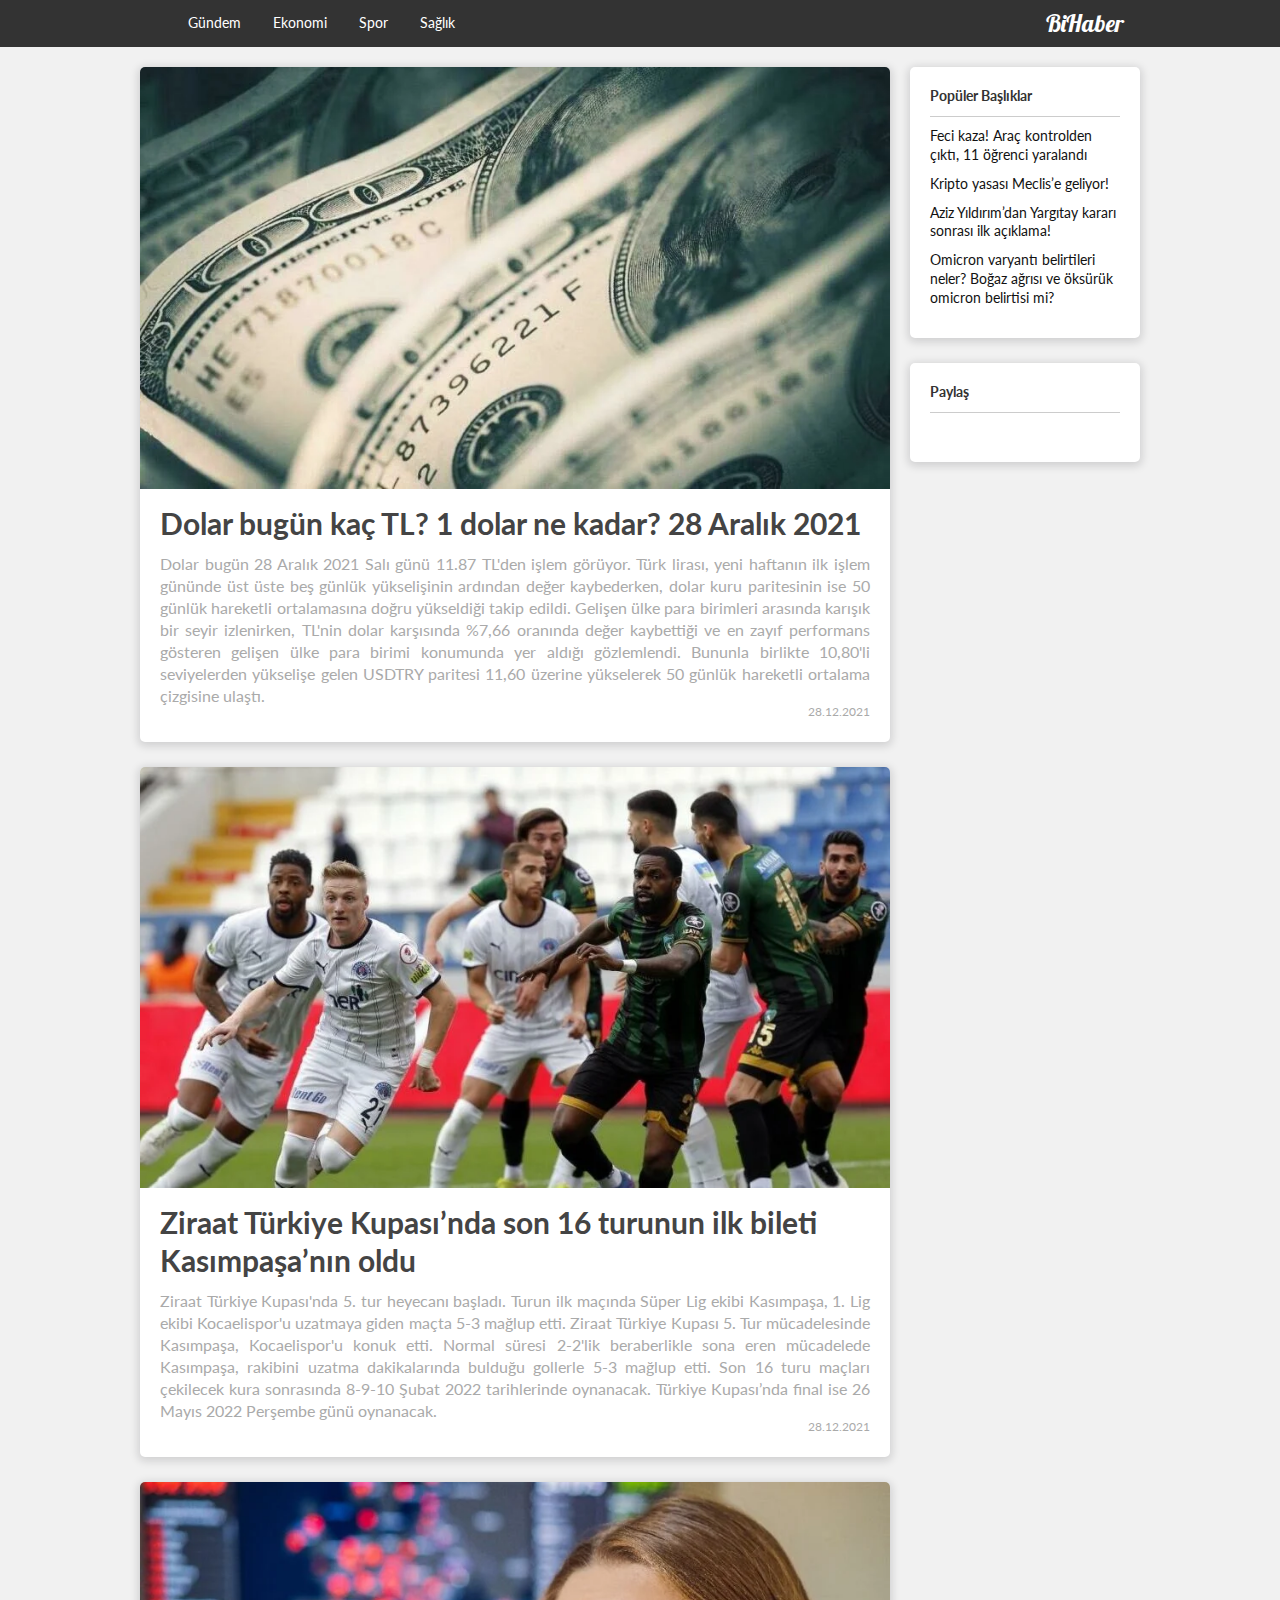
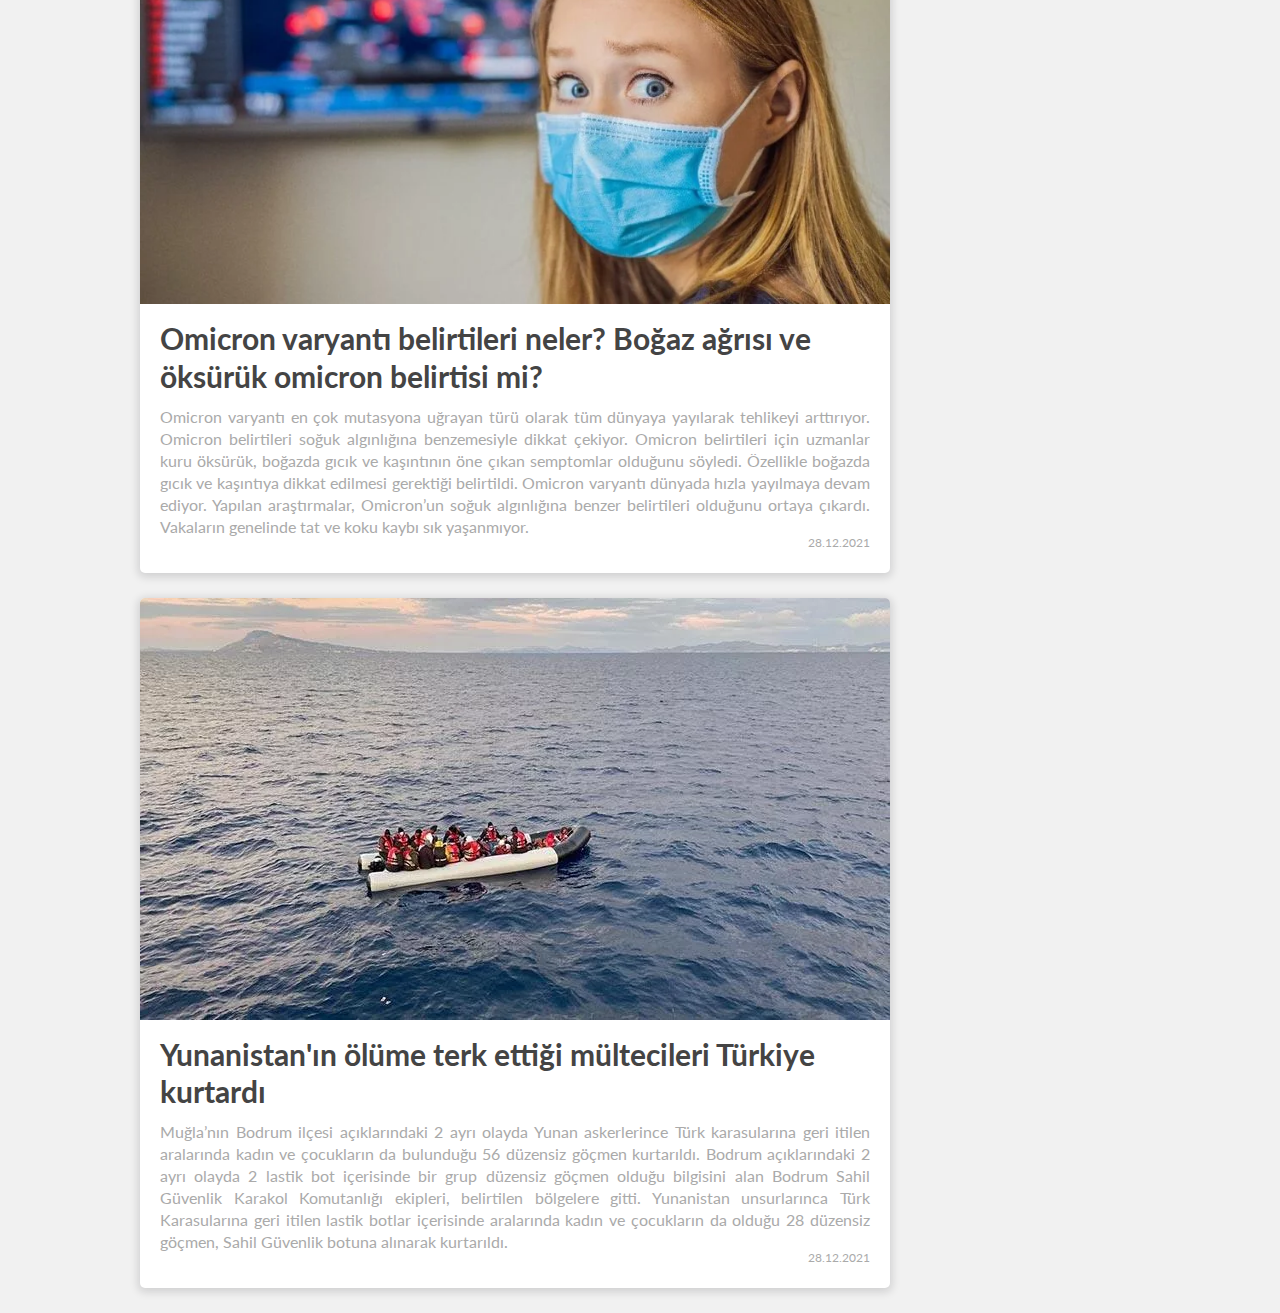
<file: index.html>
<!DOCTYPE html>
<html lang="en">
<head>
    <meta charset="UTF-8">
    <meta http-equiv="X-UA-Compatible" content="IE=edge">
    <meta name="viewport" content="width=device-width, initial-scale=1.0">
    <link rel="stylesheet" href="https://use.fontawesome.com/releases/v5.0.13/css/all.css" integrity="sha384-DNOHZ68U8hZfKXOrtjWvjxusGo9WQnrNx2sqG0tfsghAvtVlRW3tvkXWZh58N9jp" crossorigin="anonymous">
    <link rel="preconnect" href="https://fonts.googleapis.com">
    <link rel="preconnect" href="https://fonts.gstatic.com" crossorigin>
    <link href="https://fonts.googleapis.com/css2?family=Pushster&display=swap" rel="stylesheet">
    <link href="https://fonts.googleapis.com/css?family=Lato" rel="stylesheet">
    <link rel="stylesheet" href="style.css">
    <title>BiHaber</title>
</head>
<body>
    <div class="navbar">
        <div class="container">
            <ul>
                <li><a href="index.html"><i class="fas fa-home"></i></a></li>
                <li><a href="gundem.html">Gündem</a></li>
                <li><a href="ekonomi.html">Ekonomi</a></li>
				<li><a href="spor.html">Spor</a></li>
                <li><a href="saglik.html">Sağlık</a></li>
                <li style="float: right; font-family: 'Pushster', cursive; font-size: 24px;"><a href="index.html">BiHaber</a></li>
            </ul>
        </div>    
    </div>
    <div class="container">


        <div id="blog-post-container">

            <div class="blog-post box" id="blogpostmargin">
                <img src="img/img8.jpg" alt="">
                <div class="blog-post-body p20">
                    <h2 class="blog-title"> <a href=""> Dolar bugün kaç TL? 1 dolar ne kadar? 28 Aralık 2021</a></h2>
                <p class="date">28.12.2021</p>
                <p class="blog-text">
                    Dolar bugün 28 Aralık 2021 Salı günü 11.87 TL'den işlem görüyor. Türk lirası, yeni haftanın ilk işlem gününde üst üste beş günlük yükselişinin ardından değer kaybederken, dolar kuru paritesinin ise 50 günlük hareketli ortalamasına doğru yükseldiği takip edildi.
                    Gelişen ülke para birimleri arasında karışık bir seyir izlenirken, TL'nin dolar karşısında %7,66 oranında değer kaybettiği ve en zayıf performans gösteren gelişen ülke para birimi konumunda yer aldığı gözlemlendi. Bununla birlikte 10,80'li seviyelerden yükselişe gelen USDTRY paritesi 11,60 üzerine yükselerek 50 günlük hareketli ortalama çizgisine ulaştı.
                </p>
                </div>
            </div>
            <div class="blog-post box">
                <img src="img/img10.jpg" alt="">
                <div class="blog-post-body p20">
                    <h2 class="blog-title"> <a href=""> Ziraat Türkiye Kupası’nda son 16 turunun ilk bileti <br><br> Kasımpaşa’nın oldu </a></h2>
                <p class="date">28.12.2021</p>
                <p class="blog-text">
                    Ziraat Türkiye Kupası'nda 5. tur heyecanı başladı. Turun ilk maçında Süper Lig ekibi Kasımpaşa, 1. Lig ekibi Kocaelispor'u uzatmaya giden maçta 5-3 mağlup etti.
                    Ziraat Türkiye Kupası 5. Tur mücadelesinde Kasımpaşa, Kocaelispor'u konuk etti. Normal süresi 2-2'lik beraberlikle sona eren mücadelede Kasımpaşa, rakibini uzatma dakikalarında bulduğu gollerle 5-3 mağlup etti.
                    Son 16 turu maçları çekilecek kura sonrasında 8-9-10 Şubat 2022 tarihlerinde oynanacak. Türkiye Kupası’nda final ise 26 Mayıs 2022 Perşembe günü oynanacak.
                </p>
                </div>
                
            </div>
            <div class="blog-post box">
                <img src="img/img12.jpg" alt="">
                <div class="blog-post-body p20">
                    <h2 class="blog-title"> <a href="">Omicron varyantı belirtileri neler? Boğaz ağrısı ve <br><br> öksürük omicron belirtisi mi?</a></h2>
                <p class="date">28.12.2021</p>
                <p class="blog-text">
                    Omicron varyantı en çok mutasyona uğrayan türü olarak tüm dünyaya yayılarak tehlikeyi arttırıyor. Omicron belirtileri soğuk algınlığına benzemesiyle dikkat çekiyor. Omicron belirtileri için uzmanlar kuru öksürük, boğazda gıcık ve kaşıntının öne çıkan semptomlar olduğunu söyledi. Özellikle boğazda gıcık ve kaşıntıya dikkat edilmesi gerektiği belirtildi.
                    Omicron varyantı dünyada hızla yayılmaya devam ediyor. Yapılan araştırmalar, Omicron’un soğuk algınlığına benzer belirtileri olduğunu ortaya çıkardı. Vakaların genelinde tat ve koku kaybı sık yaşanmıyor.
                </p>
                </div>
                
            </div>
            <div class="blog-post box">
                <img src="img/img3.jpg" alt="">
                <div class="blog-post-body p20">
                    <h2 class="blog-title"> <a href=""> Yunanistan'ın ölüme terk ettiği mültecileri Türkiye <br><br> kurtardı</a></h2>
                <p class="date">28.12.2021</p>
                <p class="blog-text">
                    Muğla’nın Bodrum ilçesi açıklarındaki 2 ayrı olayda Yunan askerlerince Türk karasularına geri itilen aralarında kadın ve çocukların da bulunduğu 56 düzensiz göçmen kurtarıldı.
                    Bodrum açıklarındaki 2 ayrı olayda 2 lastik bot içerisinde bir grup düzensiz göçmen olduğu bilgisini alan Bodrum Sahil Güvenlik Karakol Komutanlığı ekipleri, belirtilen bölgelere gitti. Yunanistan unsurlarınca Türk Karasularına geri itilen lastik botlar içerisinde aralarında kadın ve çocukların da olduğu 28 düzensiz göçmen, Sahil Güvenlik botuna alınarak kurtarıldı.
                </p>
                </div>
                
            </div>
            
            
        </div>

        <div id="other-posts">

            <div id="inner-other-posts" class="box p20">

                <h4 class="header">Popüler Başlıklar</h4>

                <ul>
                    <li><i class="fas fa-angle-double-right"></i>
                        <a href="gundem.html"> Feci kaza! Araç kontrolden çıktı, 11 öğrenci yaralandı </a>
                    </li>
                    <li><i class="fas fa-angle-double-right"></i>
                        <a href="ekonomi.html"> Kripto yasası Meclis’e geliyor! </a>
                    </li>
                    <li><i class="fas fa-angle-double-right"></i>
                        <a href="spor.html"> Aziz Yıldırım’dan Yargıtay kararı sonrası ilk açıklama! </a>
                    </li>
                    <li><i class="fas fa-angle-double-right"></i>
                        <a href="saglik.html"> Omicron varyantı belirtileri neler? Boğaz ağrısı ve öksürük omicron belirtisi mi? </a>
                    </li>
                </ul>

            
            </div>
            
            <div id="share" class="box p20">

                <h4 class="header">Paylaş</h4>

                <a href="https://www.facebook.com/">
                    <i class="fab fa-facebook-square fa-2x"></i>
                </a>
                <a href="https://twitter.com/">
                    <i class="fab fa-twitter-square fa-2x"></i>
                </a>
                <a href="https://www.youtube.com/">
                    <i class="fab fa-youtube fa-2x"></i>
                </a>
                <a href="https://www.instagram.com/">
                    <i class="fab fa-instagram fa-2x"></i>
                </a>


            </div>



        </div>

        <div style="clear: both;"></div>

    </div>



</body>
</html>
</file>
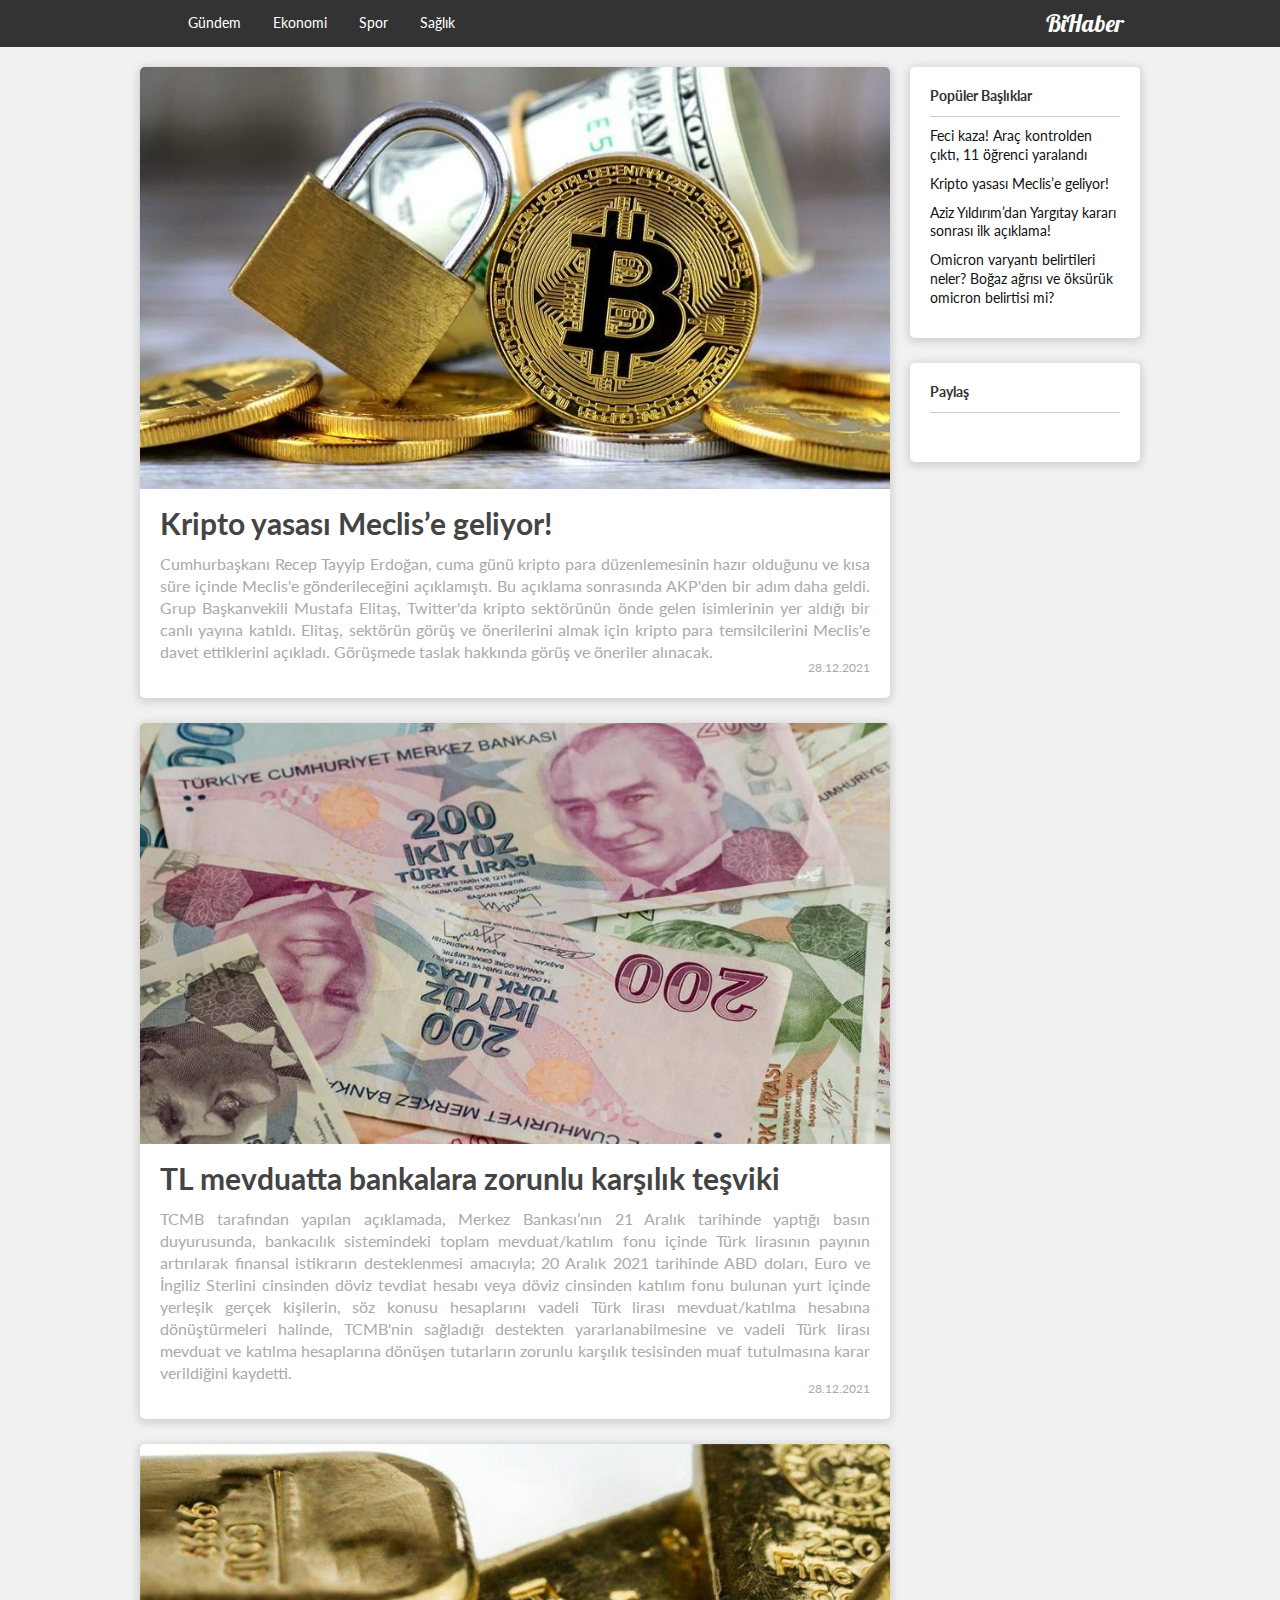
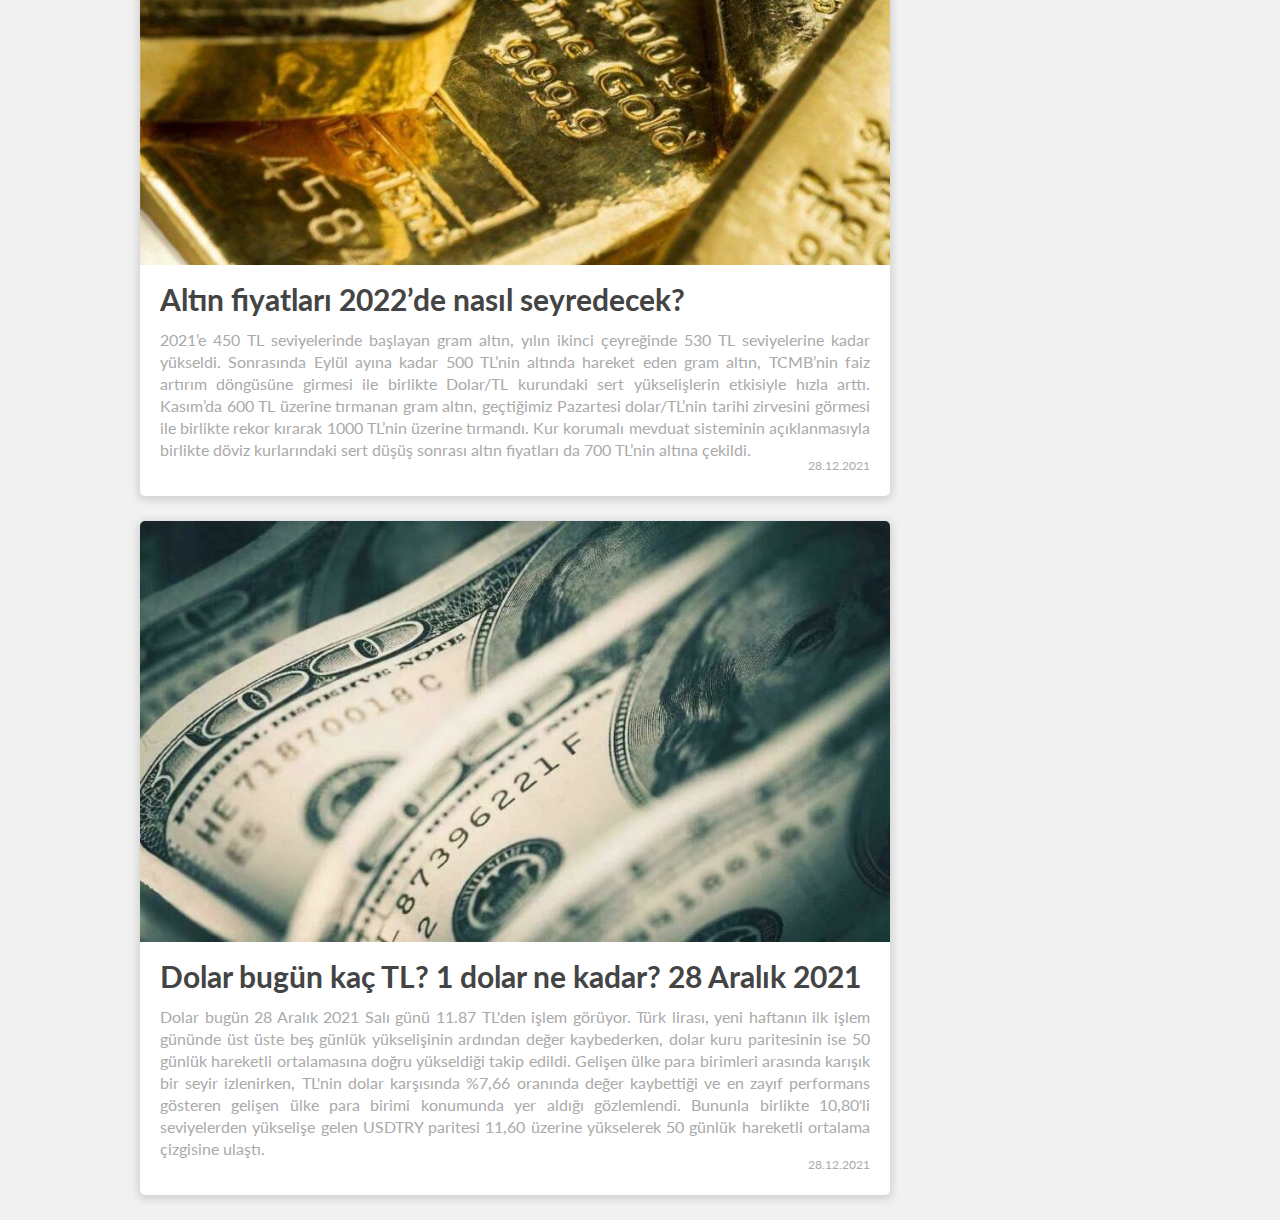
<file: ekonomi.html>
<!DOCTYPE html>
<html lang="en">
<head>
    <meta charset="UTF-8">
    <meta http-equiv="X-UA-Compatible" content="IE=edge">
    <meta name="viewport" content="width=device-width, initial-scale=1.0">
    <link rel="stylesheet" href="https://use.fontawesome.com/releases/v5.0.13/css/all.css" integrity="sha384-DNOHZ68U8hZfKXOrtjWvjxusGo9WQnrNx2sqG0tfsghAvtVlRW3tvkXWZh58N9jp" crossorigin="anonymous">
    <link rel="preconnect" href="https://fonts.googleapis.com">
    <link rel="preconnect" href="https://fonts.gstatic.com" crossorigin>
    <link href="https://fonts.googleapis.com/css2?family=Pushster&display=swap" rel="stylesheet">
    <link href="https://fonts.googleapis.com/css?family=Lato" rel="stylesheet">
    <link rel="stylesheet" href="style.css">
    <title>Ekonomi</title>
</head>
<body>
    <div class="navbar">
        <div class="container">
            <ul>
                <li><a href="index.html"><i class="fas fa-home"></i></a></li>
                <li><a href="gundem.html">Gündem</a></li>
                <li><a href="ekonomi.html">Ekonomi</a></li>
				<li><a href="spor.html">Spor</a></li>
                <li><a href="saglik.html">Sağlık</a></li>
                <li style="float: right; font-family: 'Pushster', cursive; font-size: 24px;"><a href="index.html">BiHaber</a></li>
            </ul>
        </div>    
    </div>
    <div class="container">


        <div id="blog-post-container">

            <div class="blog-post box" id="blogpostmargin">
                <img src="img/img5.jpg" alt="">
                <div class="blog-post-body p20">
                    <h2 class="blog-title"> <a href="">Kripto yasası Meclis’e geliyor!</a></h2>
                <p class="date">28.12.2021</p>
                <p class="blog-text">
                    Cumhurbaşkanı Recep Tayyip Erdoğan, cuma günü kripto para düzenlemesinin hazır olduğunu ve kısa süre içinde Meclis'e gönderileceğini açıklamıştı. Bu açıklama sonrasında AKP'den bir adım daha geldi. Grup Başkanvekili Mustafa Elitaş, Twitter'da kripto sektörünün önde gelen isimlerinin yer aldığı bir canlı yayına katıldı.
                    Elitaş, sektörün görüş ve önerilerini almak için kripto para temsilcilerini Meclis'e davet ettiklerini açıkladı. Görüşmede taslak hakkında görüş ve öneriler alınacak.
                </p>
                </div>
                
            </div>
            <div class="blog-post box">
                <img src="img/img6.jpg" alt="">
                <div class="blog-post-body p20">
                    <h2 class="blog-title"> <a href=""> TL mevduatta bankalara zorunlu karşılık teşviki</a></h2>
                <p class="date">28.12.2021</p>
                <p class="blog-text">
                    TCMB tarafından yapılan açıklamada, Merkez Bankası’nın 21 Aralık tarihinde yaptığı basın duyurusunda, bankacılık sistemindeki toplam mevduat/katılım fonu içinde Türk lirasının payının artırılarak finansal istikrarın desteklenmesi amacıyla; 20 Aralık 2021 tarihinde ABD doları, Euro ve İngiliz Sterlini cinsinden döviz tevdiat hesabı veya döviz cinsinden katılım fonu bulunan yurt içinde yerleşik gerçek kişilerin, söz konusu hesaplarını vadeli Türk lirası mevduat/katılma hesabına dönüştürmeleri halinde, TCMB'nin sağladığı destekten yararlanabilmesine ve vadeli Türk lirası mevduat ve katılma hesaplarına dönüşen tutarların zorunlu karşılık tesisinden muaf tutulmasına karar verildiğini kaydetti.
                </p>
                </div>
                
            </div>
            <div class="blog-post box">
                <img src="img/img7.jpg" alt="">
                <div class="blog-post-body p20">
                    <h2 class="blog-title"> <a href=""> Altın fiyatları 2022’de nasıl seyredecek?</a></h2>
                <p class="date">28.12.2021</p>
                <p class="blog-text">
                    2021’e 450 TL seviyelerinde başlayan gram altın, yılın ikinci çeyreğinde 530 TL seviyelerine kadar yükseldi. Sonrasında Eylül ayına kadar 500 TL’nin altında hareket eden gram altın, TCMB’nin faiz artırım döngüsüne girmesi ile birlikte Dolar/TL kurundaki sert yükselişlerin etkisiyle hızla arttı. Kasım’da 600 TL üzerine tırmanan gram altın, geçtiğimiz Pazartesi dolar/TL’nin tarihi zirvesini görmesi ile birlikte rekor kırarak 1000 TL’nin üzerine tırmandı. Kur korumalı mevduat sisteminin açıklanmasıyla birlikte döviz kurlarındaki sert düşüş sonrası altın fiyatları da 700 TL’nin altına çekildi.
                </p>
                </div>
            </div>
                <div class="blog-post box">
                    <img src="img/img8.jpg" alt="">
                    <div class="blog-post-body p20">
                        <h2 class="blog-title"> <a href=""> Dolar bugün kaç TL? 1 dolar ne kadar? 28 Aralık 2021</a></h2>
                    <p class="date">28.12.2021</p>
                    <p class="blog-text">
                        Dolar bugün 28 Aralık 2021 Salı günü 11.87 TL'den işlem görüyor. Türk lirası, yeni haftanın ilk işlem gününde üst üste beş günlük yükselişinin ardından değer kaybederken, dolar kuru paritesinin ise 50 günlük hareketli ortalamasına doğru yükseldiği takip edildi.
                        Gelişen ülke para birimleri arasında karışık bir seyir izlenirken, TL'nin dolar karşısında %7,66 oranında değer kaybettiği ve en zayıf performans gösteren gelişen ülke para birimi konumunda yer aldığı gözlemlendi. Bununla birlikte 10,80'li seviyelerden yükselişe gelen USDTRY paritesi 11,60 üzerine yükselerek 50 günlük hareketli ortalama çizgisine ulaştı.
                    </p>
                    </div>
                </div>
            
            
            
        </div>

        <div id="other-posts">

            <div id="inner-other-posts" class="box p20">

                <h4 class="header">Popüler Başlıklar</h4>

                <ul>
                    <li><i class="fas fa-angle-double-right"></i>
                        <a href="gundem.html"> Feci kaza! Araç kontrolden çıktı, 11 öğrenci yaralandı </a>
                    </li>
                    <li><i class="fas fa-angle-double-right"></i>
                        <a href="ekonomi.html"> Kripto yasası Meclis’e geliyor! </a>
                    </li>
                    <li><i class="fas fa-angle-double-right"></i>
                        <a href="spor.html"> Aziz Yıldırım’dan Yargıtay kararı sonrası ilk açıklama! </a>
                    </li>
                    <li><i class="fas fa-angle-double-right"></i>
                        <a href="saglik.html"> Omicron varyantı belirtileri neler? Boğaz ağrısı ve öksürük omicron belirtisi mi? </a>
                    </li>
                </ul>

            
            </div>
            
            <div id="share" class="box p20">

                <h4 class="header">Paylaş</h4>

                <a href="https://www.facebook.com/">
                    <i class="fab fa-facebook-square fa-2x"></i>
                </a>
                <a href="https://twitter.com/">
                    <i class="fab fa-twitter-square fa-2x"></i>
                </a>
                <a href="https://www.youtube.com/">
                    <i class="fab fa-youtube fa-2x"></i>
                </a>
                <a href="https://www.instagram.com/">
                    <i class="fab fa-instagram fa-2x"></i>
                </a>


            </div>



        </div>

        <div style="clear: both;"></div>

    </div>



</body>
</html>
</file>
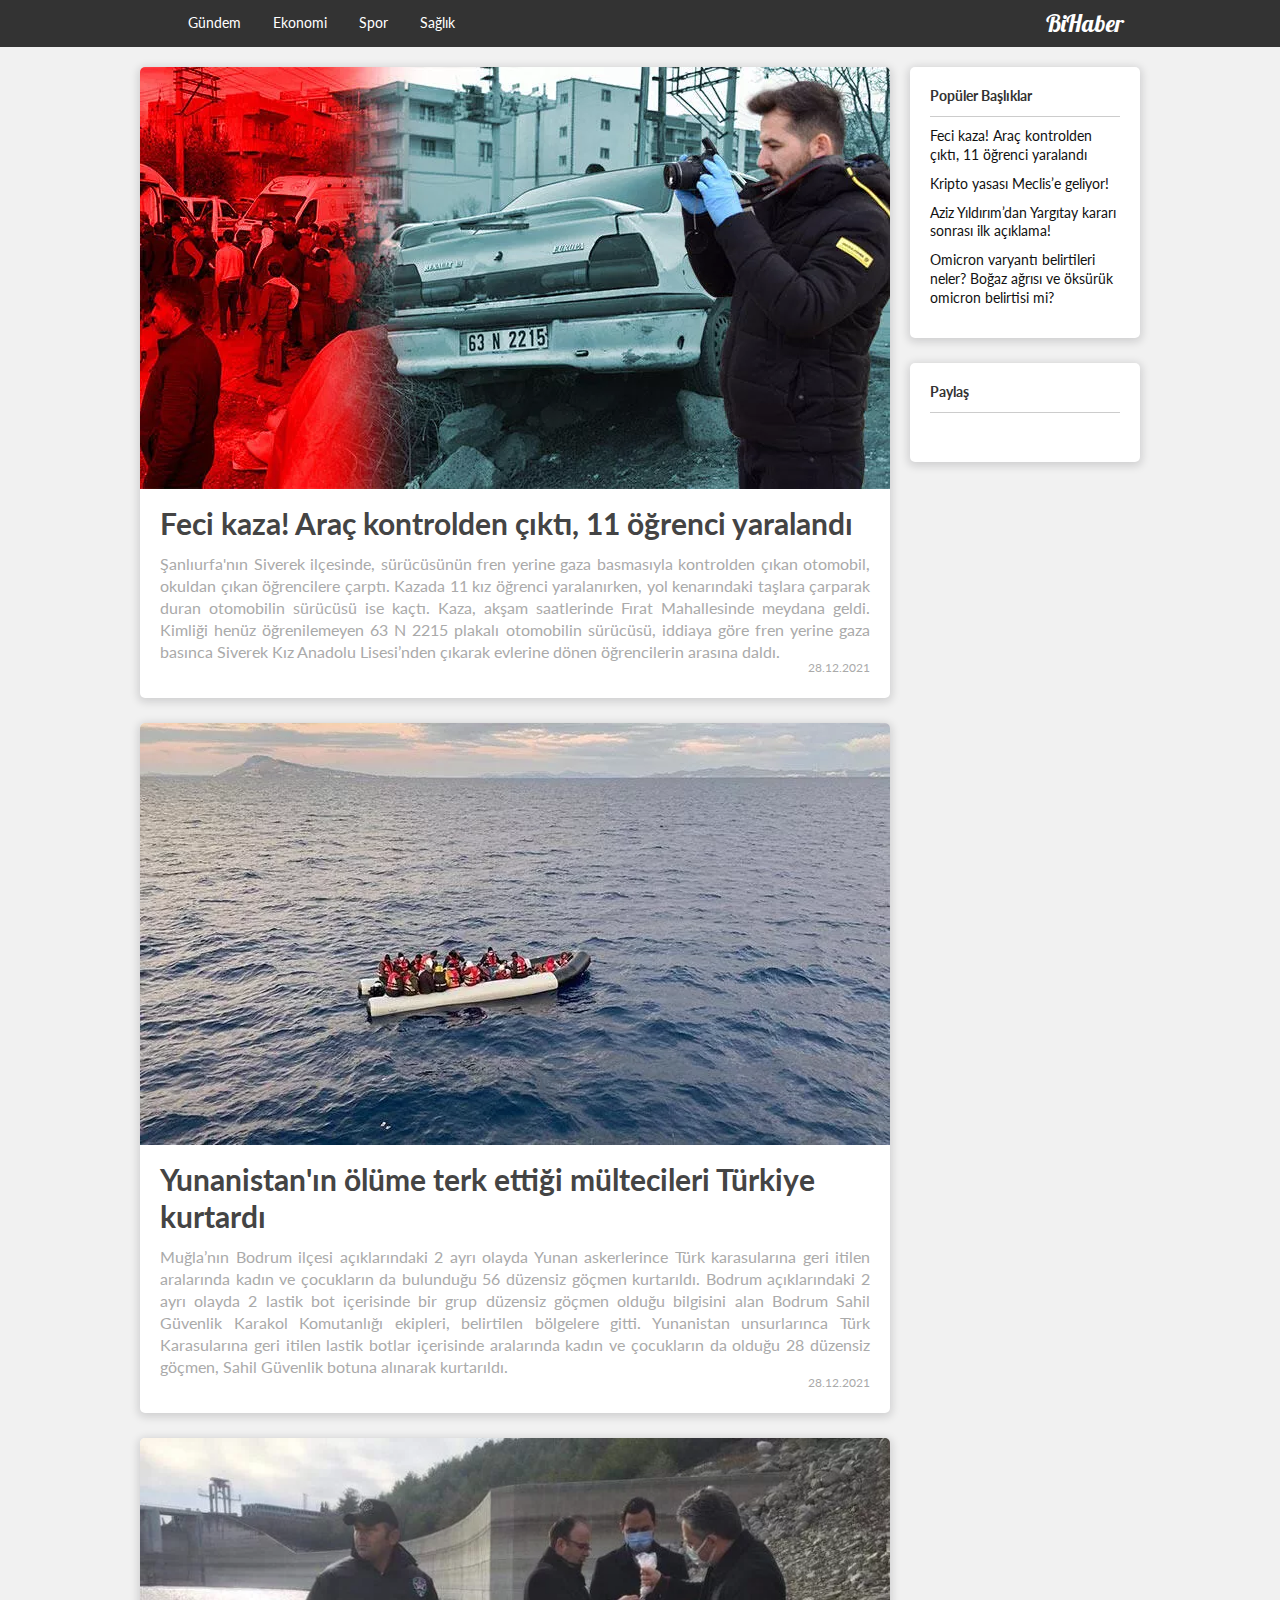
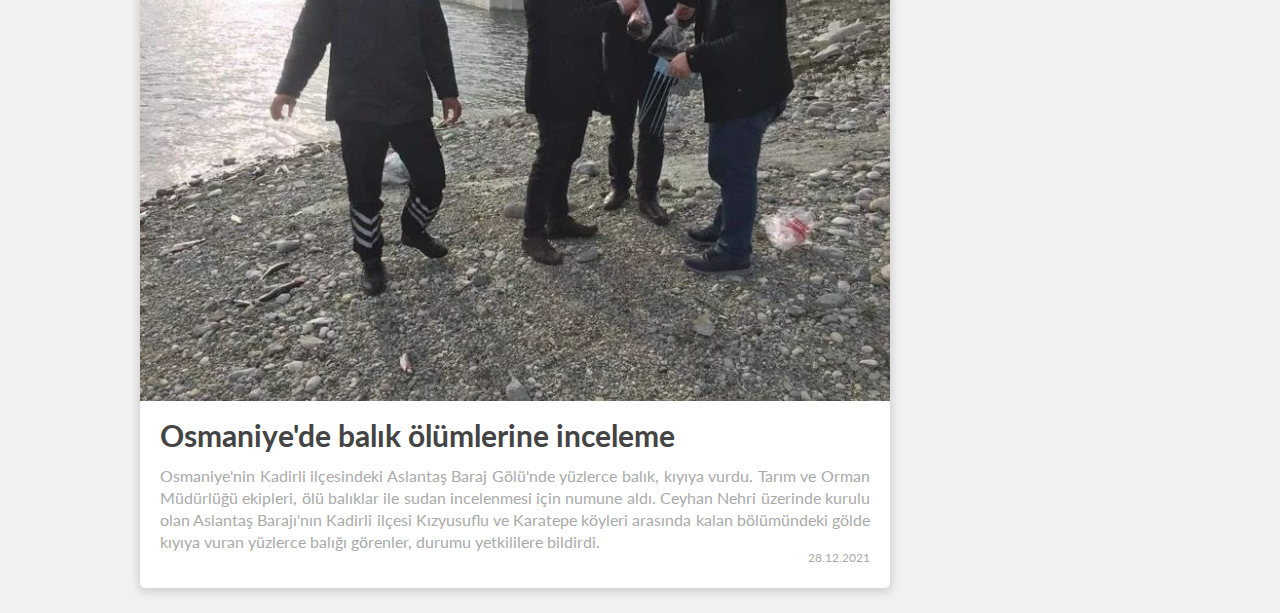
<file: gundem.html>
<!DOCTYPE html>
<html lang="en">
<head>
    <meta charset="UTF-8">
    <meta http-equiv="X-UA-Compatible" content="IE=edge">
    <meta name="viewport" content="width=device-width, initial-scale=1.0">
    <link rel="stylesheet" href="https://use.fontawesome.com/releases/v5.0.13/css/all.css" integrity="sha384-DNOHZ68U8hZfKXOrtjWvjxusGo9WQnrNx2sqG0tfsghAvtVlRW3tvkXWZh58N9jp" crossorigin="anonymous">
    <link rel="preconnect" href="https://fonts.googleapis.com">
    <link rel="preconnect" href="https://fonts.gstatic.com" crossorigin>
    <link href="https://fonts.googleapis.com/css2?family=Pushster&display=swap" rel="stylesheet">
    <link href="https://fonts.googleapis.com/css?family=Lato" rel="stylesheet">
    <link rel="stylesheet" href="style.css">
    <title>Gündem</title>
</head>
<body>
    <div class="navbar">
        <div class="container">
            <ul>
                <li><a href="index.html"><i class="fas fa-home"></i></a></li>
                <li><a href="gundem.html">Gündem</a></li>
                <li><a href="ekonomi.html">Ekonomi</a></li>
				<li><a href="spor.html">Spor</a></li>
                <li><a href="saglik.html">Sağlık</a></li>
                <li style="float: right; font-family: 'Pushster', cursive; font-size: 24px;"><a href="index.html">BiHaber</a></li>
            </ul>
        </div>    
    </div>
    <div class="container">


        <div id="blog-post-container">

            <div class="blog-post box" id="blogpostmargin">
                <img src="img/img2.jpg" alt="">
                <div class="blog-post-body p20">
                    <h2 class="blog-title"> <a href="">Feci kaza! Araç kontrolden çıktı, 11 öğrenci yaralandı</a></h2>
                <p class="date">28.12.2021</p>
                <p class="blog-text">
                    Şanlıurfa'nın Siverek ilçesinde, sürücüsünün fren yerine gaza basmasıyla kontrolden çıkan otomobil, okuldan çıkan öğrencilere çarptı. Kazada 11 kız öğrenci yaralanırken, yol kenarındaki taşlara çarparak duran otomobilin sürücüsü ise kaçtı.
                    Kaza, akşam saatlerinde Fırat Mahallesinde meydana geldi. Kimliği henüz öğrenilemeyen 63 N 2215 plakalı otomobilin sürücüsü, iddiaya göre fren yerine gaza basınca Siverek Kız Anadolu Lisesi’nden çıkarak evlerine dönen öğrencilerin arasına daldı.
                </p>
                </div>
                
            </div>
            <div class="blog-post box">
                <img src="img/img3.jpg" alt="">
                <div class="blog-post-body p20">
                    <h2 class="blog-title"> <a href=""> Yunanistan'ın ölüme terk ettiği mültecileri Türkiye <br><br> kurtardı</a></h2>
                <p class="date">28.12.2021</p>
                <p class="blog-text">
                    Muğla’nın Bodrum ilçesi açıklarındaki 2 ayrı olayda Yunan askerlerince Türk karasularına geri itilen aralarında kadın ve çocukların da bulunduğu 56 düzensiz göçmen kurtarıldı.
                    Bodrum açıklarındaki 2 ayrı olayda 2 lastik bot içerisinde bir grup düzensiz göçmen olduğu bilgisini alan Bodrum Sahil Güvenlik Karakol Komutanlığı ekipleri, belirtilen bölgelere gitti. Yunanistan unsurlarınca Türk Karasularına geri itilen lastik botlar içerisinde aralarında kadın ve çocukların da olduğu 28 düzensiz göçmen, Sahil Güvenlik botuna alınarak kurtarıldı.
                </p>
                </div>
                
            </div>
            <div class="blog-post box">
                <img src="img/img4.jpg" alt="">
                <div class="blog-post-body p20">
                    <h2 class="blog-title"> <a href=""> Osmaniye'de balık ölümlerine inceleme</a></h2>
                <p class="date">28.12.2021</p>
                <p class="blog-text">
                    Osmaniye'nin Kadirli ilçesindeki Aslantaş Baraj Gölü'nde yüzlerce balık, kıyıya vurdu. Tarım ve Orman Müdürlüğü ekipleri, ölü balıklar ile sudan incelenmesi için numune aldı.
                    Ceyhan Nehri üzerinde kurulu olan Aslantaş Barajı'nın Kadirli ilçesi Kızyusuflu ve Karatepe köyleri arasında kalan bölümündeki gölde kıyıya vuran yüzlerce balığı görenler, durumu yetkililere bildirdi.
                </p>
                </div>
                
            </div>
            
            
        </div>

        <div id="other-posts">

            <div id="inner-other-posts" class="box p20">

                <h4 class="header">Popüler Başlıklar</h4>

                <ul>
                    <li><i class="fas fa-angle-double-right"></i>
                        <a href="gundem.html"> Feci kaza! Araç kontrolden çıktı, 11 öğrenci yaralandı </a>
                    </li>
                    <li><i class="fas fa-angle-double-right"></i>
                        <a href="ekonomi.html"> Kripto yasası Meclis’e geliyor! </a>
                    </li>
                    <li><i class="fas fa-angle-double-right"></i>
                        <a href="spor.html"> Aziz Yıldırım’dan Yargıtay kararı sonrası ilk açıklama! </a>
                    </li>
                    <li><i class="fas fa-angle-double-right"></i>
                        <a href="saglik.html"> Omicron varyantı belirtileri neler? Boğaz ağrısı ve öksürük omicron belirtisi mi? </a>
                    </li>
                </ul>

            
            </div>
            
            <div id="share" class="box p20">

                <h4 class="header">Paylaş</h4>

                <a href="">
                    <i class="fab fa-facebook-square fa-2x"></i>
                </a>
                <a href="">
                    <i class="fab fa-twitter-square fa-2x"></i>
                </a>
                <a href="">
                    <i class="fab fa-youtube fa-2x"></i>
                </a>
                <a href="">
                    <i class="fab fa-instagram fa-2x"></i>
                </a>


            </div>



        </div>

        <div style="clear: both;"></div>

    </div>



</body>
</html>
</file>
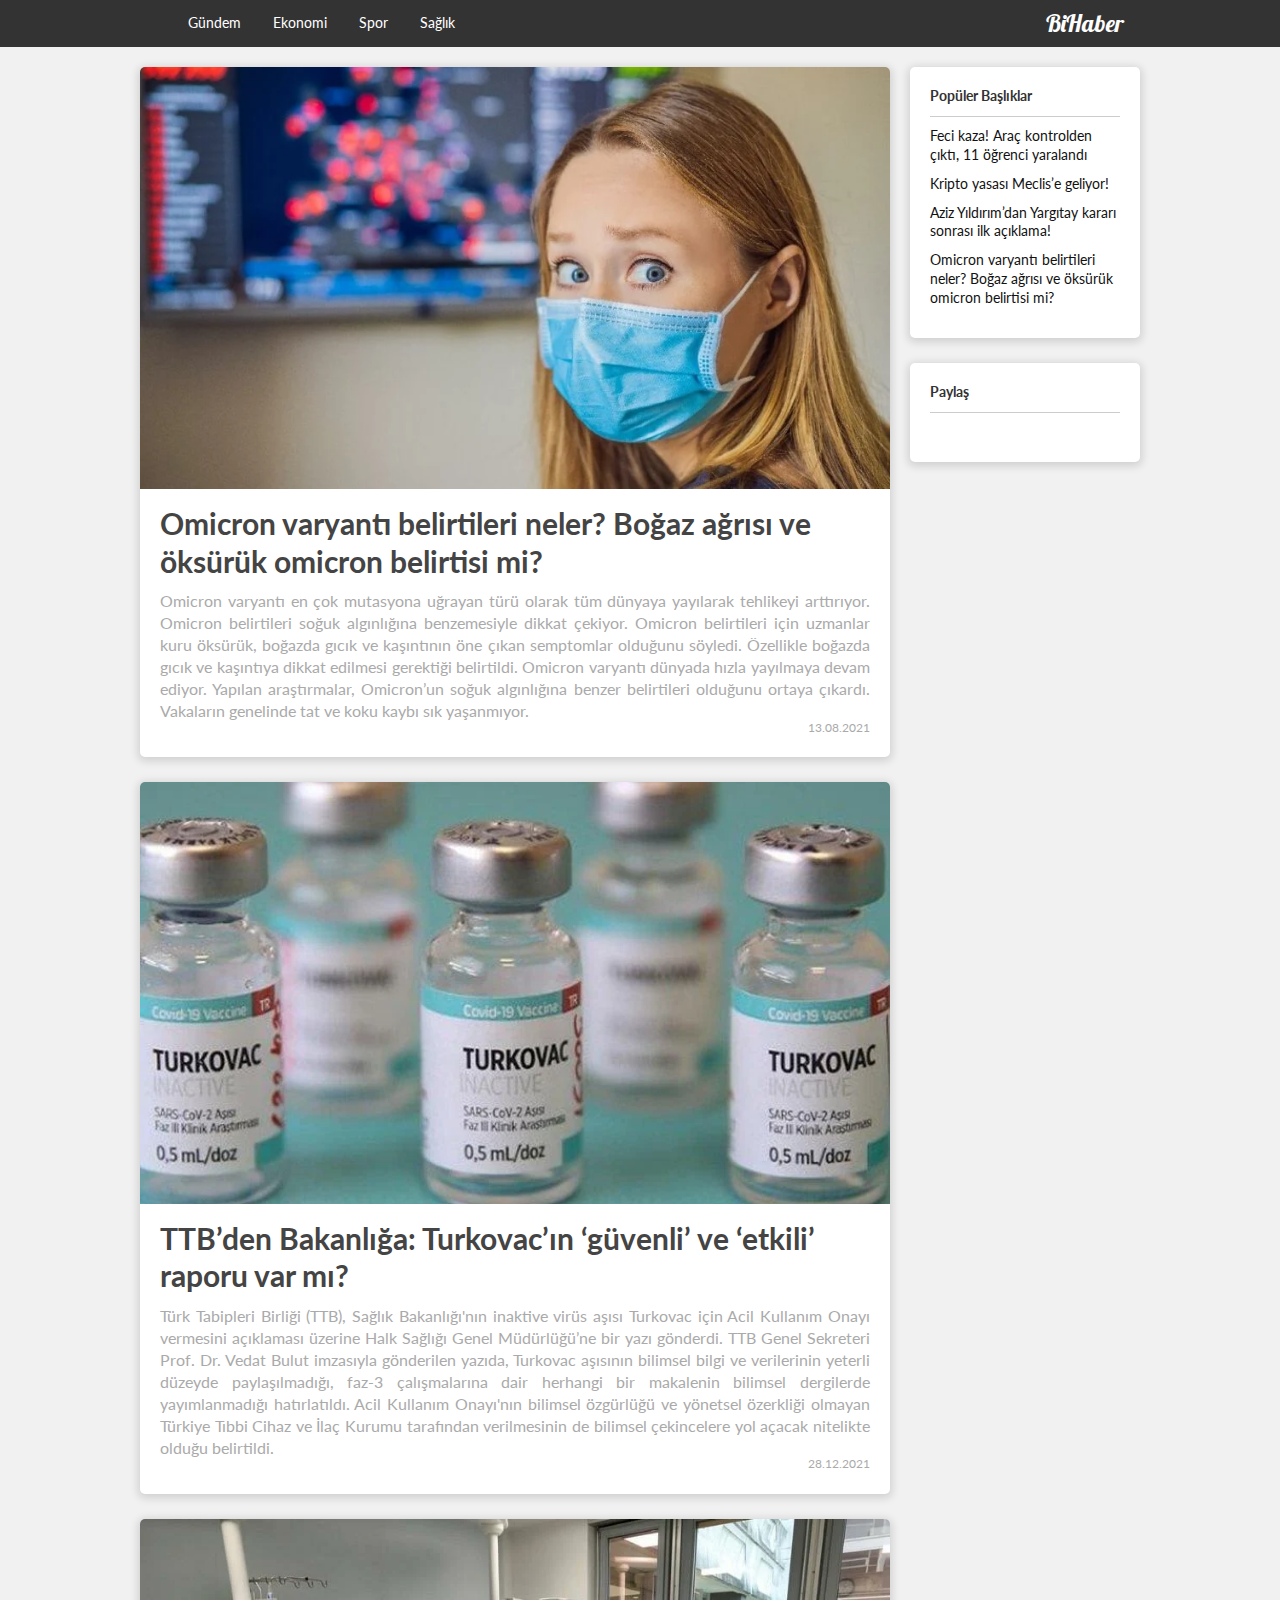
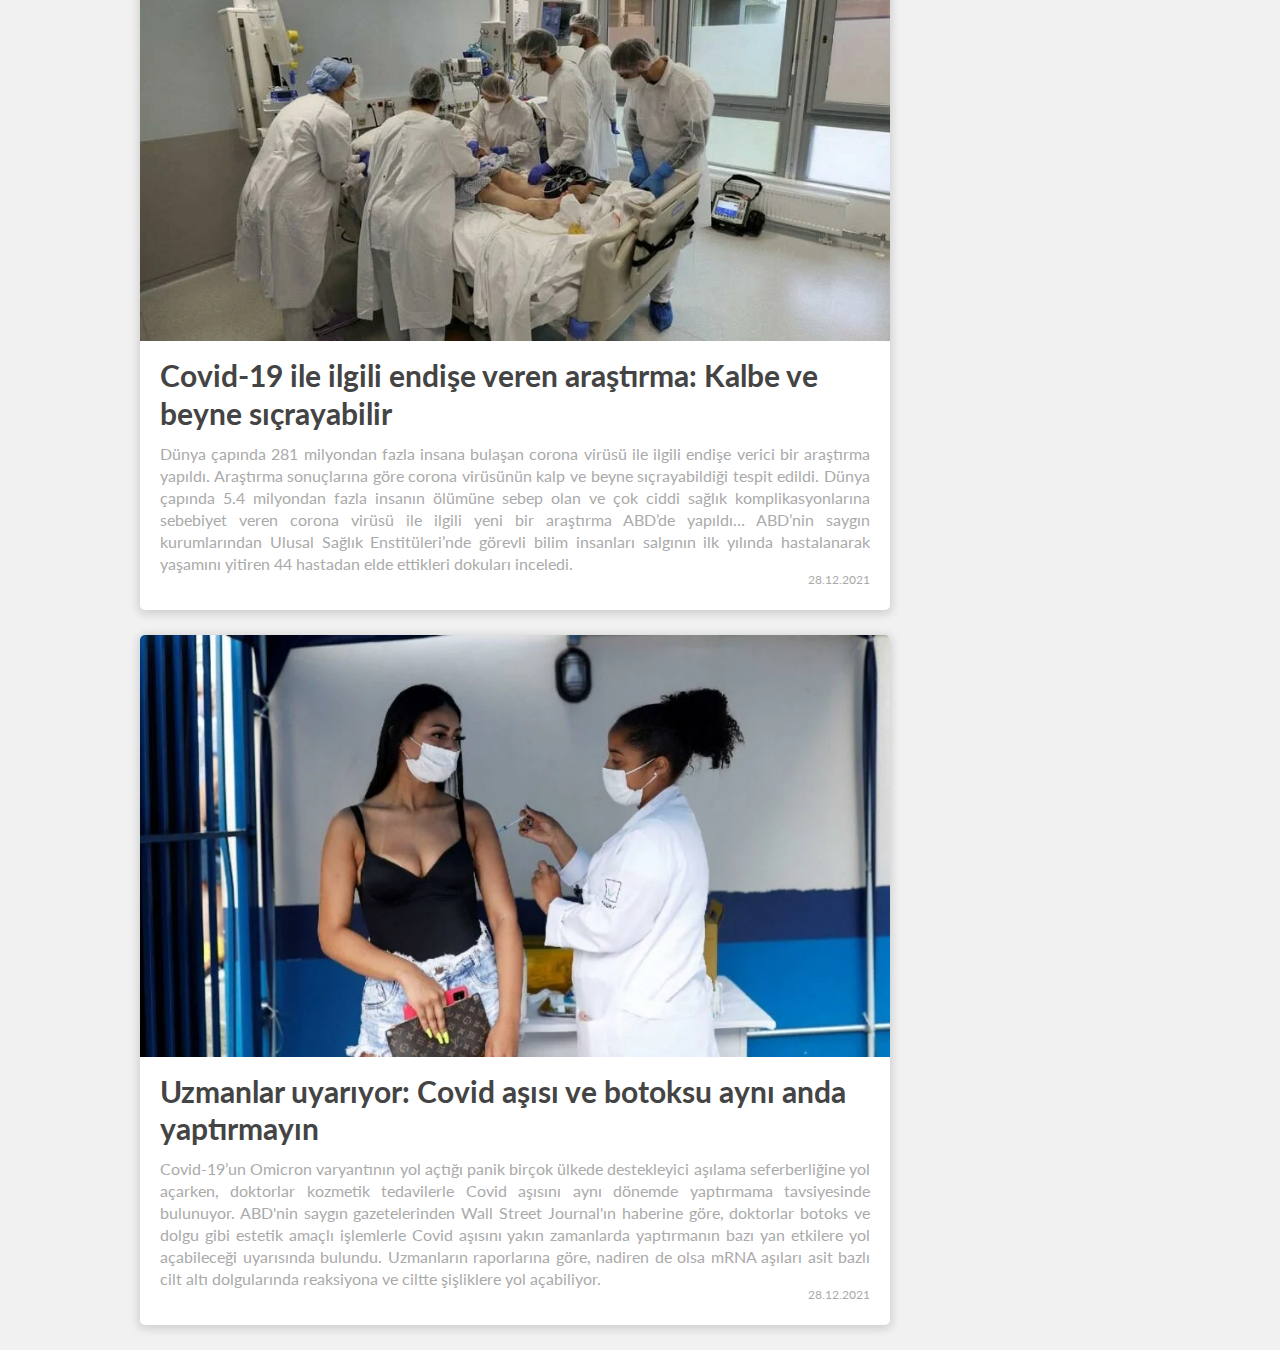
<file: saglik.html>
<!DOCTYPE html>
<html lang="en">
<head>
    <meta charset="UTF-8">
    <meta http-equiv="X-UA-Compatible" content="IE=edge">
    <meta name="viewport" content="width=device-width, initial-scale=1.0">
    <link rel="stylesheet" href="https://use.fontawesome.com/releases/v5.0.13/css/all.css" integrity="sha384-DNOHZ68U8hZfKXOrtjWvjxusGo9WQnrNx2sqG0tfsghAvtVlRW3tvkXWZh58N9jp" crossorigin="anonymous">
    <link rel="preconnect" href="https://fonts.googleapis.com">
    <link rel="preconnect" href="https://fonts.gstatic.com" crossorigin>
    <link href="https://fonts.googleapis.com/css2?family=Pushster&display=swap" rel="stylesheet">
    <link href="https://fonts.googleapis.com/css?family=Lato" rel="stylesheet">
    <link rel="stylesheet" href="style.css">
    <title>Sağlık</title>
</head>
<body>
    <div class="navbar">
        <div class="container">
            <ul>
                <li><a href="index.html"><i class="fas fa-home"></i></a></li>
                <li><a href="gundem.html">Gündem</a></li>
                <li><a href="ekonomi.html">Ekonomi</a></li>
				<li><a href="spor.html">Spor</a></li>
                <li><a href="saglik.html">Sağlık</a></li>
                <li style="float: right; font-family: 'Pushster', cursive; font-size: 24px;"><a href="index.html">BiHaber</a></li>
            </ul>
        </div>    
    </div>
    <div class="container">
        <div id="blog-post-container">

            <div class="blog-post box" id="blogpostmargin">
                <img src="img/img12.jpg" alt="">
                <div class="blog-post-body p20">
                    <h2 class="blog-title"> <a href="">Omicron varyantı belirtileri neler? Boğaz ağrısı ve <br><br> öksürük omicron belirtisi mi?</a></h2>
                <p class="date">13.08.2021</p>
                <p class="blog-text">
                    Omicron varyantı en çok mutasyona uğrayan türü olarak tüm dünyaya yayılarak tehlikeyi arttırıyor. Omicron belirtileri soğuk algınlığına benzemesiyle dikkat çekiyor. Omicron belirtileri için uzmanlar kuru öksürük, boğazda gıcık ve kaşıntının öne çıkan semptomlar olduğunu söyledi. Özellikle boğazda gıcık ve kaşıntıya dikkat edilmesi gerektiği belirtildi.
                    Omicron varyantı dünyada hızla yayılmaya devam ediyor. Yapılan araştırmalar, Omicron’un soğuk algınlığına benzer belirtileri olduğunu ortaya çıkardı. Vakaların genelinde tat ve koku kaybı sık yaşanmıyor.
                </p>
                </div>
                
            </div>
            <div class="blog-post box">
                <img src="img/img13.jpg" alt="">
                <div class="blog-post-body p20">
                    <h2 class="blog-title"> <a href=""> TTB’den Bakanlığa: Turkovac’ın ‘güvenli’ ve ‘etkili’ <br><br> raporu var mı? </a></h2>
                <p class="date">28.12.2021</p>
                <p class="blog-text">
                    Türk Tabipleri Birliği (TTB), Sağlık Bakanlığı'nın inaktive virüs aşısı Turkovac için Acil Kullanım Onayı vermesini açıklaması üzerine Halk Sağlığı Genel Müdürlüğü’ne bir yazı gönderdi.
                    TTB Genel Sekreteri Prof. Dr. Vedat Bulut imzasıyla gönderilen yazıda, Turkovac aşısının bilimsel bilgi ve verilerinin yeterli düzeyde paylaşılmadığı, faz-3 çalışmalarına dair herhangi bir makalenin bilimsel dergilerde yayımlanmadığı hatırlatıldı. Acil Kullanım Onayı'nın bilimsel özgürlüğü ve yönetsel özerkliği olmayan Türkiye Tıbbi Cihaz ve İlaç Kurumu tarafından verilmesinin de bilimsel çekincelere yol açacak nitelikte olduğu belirtildi.
                </p>
                </div>
                
            </div>
            <div class="blog-post box">
                <img src="img/img14.jpg" alt="">
                <div class="blog-post-body p20">
                    <h2 class="blog-title"> <a href=""> Covid-19 ile ilgili endişe veren araştırma: Kalbe ve <br><br> beyne sıçrayabilir</a></h2>
                <p class="date">28.12.2021</p>
                <p class="blog-text">
                    Dünya çapında 281 milyondan fazla insana bulaşan corona virüsü ile ilgili endişe verici bir araştırma yapıldı. Araştırma sonuçlarına göre corona virüsünün kalp ve beyne sıçrayabildiği tespit edildi.
                    Dünya çapında 5.4 milyondan fazla insanın ölümüne sebep olan ve çok ciddi sağlık komplikasyonlarına sebebiyet veren corona virüsü ile ilgili yeni bir araştırma ABD’de yapıldı… ABD’nin saygın kurumlarından Ulusal Sağlık Enstitüleri’nde görevli bilim insanları  salgının ilk yılında hastalanarak yaşamını yitiren 44 hastadan elde ettikleri dokuları inceledi.
                </p>
                </div>
            </div>
            <div class="blog-post box">
                <img src="img/img15.jpg" alt="">
                <div class="blog-post-body p20">
                    <h2 class="blog-title"> <a href=""> Uzmanlar uyarıyor: Covid aşısı ve botoksu aynı anda <br><br> yaptırmayın</a></h2>
                <p class="date">28.12.2021</p>
                <p class="blog-text">
                    Covid-19’un Omicron varyantının yol açtığı panik birçok ülkede destekleyici aşılama seferberliğine yol açarken, doktorlar kozmetik tedavilerle Covid aşısını aynı dönemde yaptırmama tavsiyesinde bulunuyor.
                    ABD'nin saygın gazetelerinden Wall Street Journal'ın haberine göre, doktorlar botoks ve dolgu gibi estetik amaçlı işlemlerle Covid aşısını yakın zamanlarda yaptırmanın bazı yan etkilere yol açabileceği uyarısında bulundu.
                    Uzmanların raporlarına göre, nadiren de olsa mRNA aşıları asit bazlı cilt altı dolgularında reaksiyona ve ciltte şişliklere yol açabiliyor.
                </p>
                </div>
            </div>            
        </div>

        <div id="other-posts">

            <div id="inner-other-posts" class="box p20">

                <h4 class="header">Popüler Başlıklar</h4>

                <ul>
                    <li><i class="fas fa-angle-double-right"></i>
                        <a href="gundem.html"> Feci kaza! Araç kontrolden çıktı, 11 öğrenci yaralandı </a>
                    </li>
                    <li><i class="fas fa-angle-double-right"></i>
                        <a href="ekonomi.html"> Kripto yasası Meclis’e geliyor! </a>
                    </li>
                    <li><i class="fas fa-angle-double-right"></i>
                        <a href="spor.html"> Aziz Yıldırım’dan Yargıtay kararı sonrası ilk açıklama! </a>
                    </li>
                    <li><i class="fas fa-angle-double-right"></i>
                        <a href="saglik.html"> Omicron varyantı belirtileri neler? Boğaz ağrısı ve öksürük omicron belirtisi mi? </a>
                    </li>
                </ul>

            
            </div>
            
            <div id="share" class="box p20">

                <h4 class="header">Paylaş</h4>

                <a href="https://www.facebook.com/">
                    <i class="fab fa-facebook-square fa-2x"></i>
                </a>
                <a href="https://twitter.com/">
                    <i class="fab fa-twitter-square fa-2x"></i>
                </a>
                <a href="https://www.youtube.com/">
                    <i class="fab fa-youtube fa-2x"></i>
                </a>
                <a href="https://www.instagram.com/">
                    <i class="fab fa-instagram fa-2x"></i>
                </a>


            </div>



        </div>

        <div style="clear: both;"></div>

    </div>



</body>
</html>
</file>
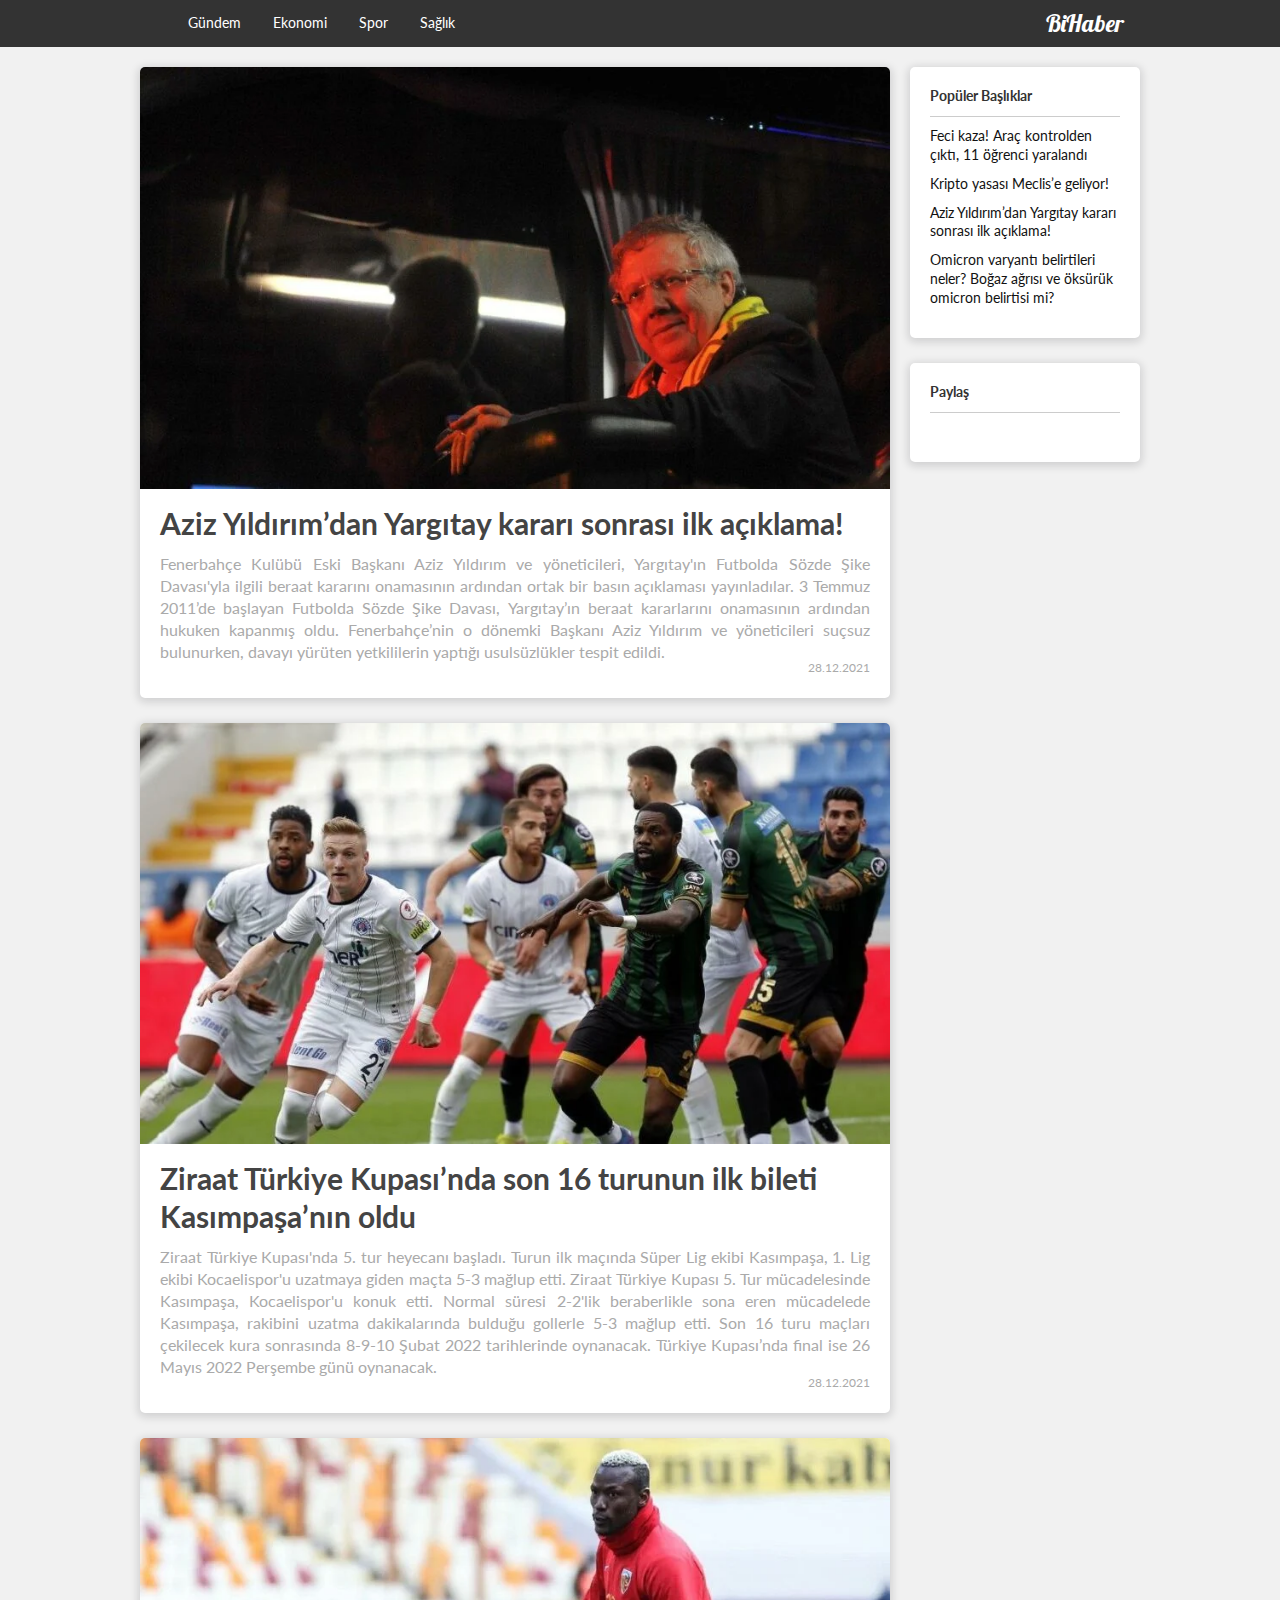
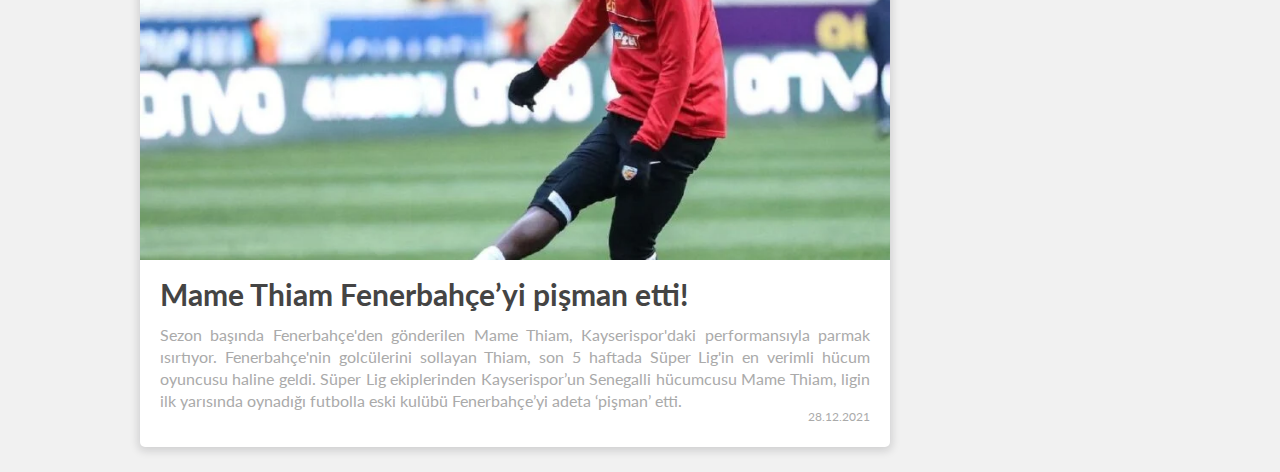
<file: spor.html>
<!DOCTYPE html>
<html lang="en">
<head>
    <meta charset="UTF-8">
    <meta http-equiv="X-UA-Compatible" content="IE=edge">
    <meta name="viewport" content="width=device-width, initial-scale=1.0">
    <link rel="stylesheet" href="https://use.fontawesome.com/releases/v5.0.13/css/all.css" integrity="sha384-DNOHZ68U8hZfKXOrtjWvjxusGo9WQnrNx2sqG0tfsghAvtVlRW3tvkXWZh58N9jp" crossorigin="anonymous">
    <link rel="preconnect" href="https://fonts.googleapis.com">
    <link rel="preconnect" href="https://fonts.gstatic.com" crossorigin>
    <link href="https://fonts.googleapis.com/css2?family=Pushster&display=swap" rel="stylesheet">
    <link href="https://fonts.googleapis.com/css?family=Lato" rel="stylesheet">
    <link rel="stylesheet" href="style.css">
    <title>Spor</title>
</head>
<body>
    <div class="navbar">
        <div class="container">
            <ul>
                <li><a href="index.html"><i class="fas fa-home"></i></a></li>
                <li><a href="gundem.html">Gündem</a></li>
                <li><a href="ekonomi.html">Ekonomi</a></li>
				<li><a href="spor.html">Spor</a></li>
                <li><a href="saglik.html">Sağlık</a></li>
                <li style="float: right; font-family: 'Pushster', cursive; font-size: 24px;"><a href="index.html">BiHaber</a></li>
            </ul>
        </div>    
    </div>
    <div class="container">


        <div id="blog-post-container">

            <div class="blog-post box" id="blogpostmargin">
                <img src="img/img9.jpg" alt="">
                <div class="blog-post-body p20">
                    <h2 class="blog-title"> <a href="">Aziz Yıldırım’dan Yargıtay kararı sonrası ilk açıklama!</a></h2>
                <p class="date">28.12.2021</p>
                <p class="blog-text">
                    Fenerbahçe Kulübü Eski Başkanı Aziz Yıldırım ve yöneticileri, Yargıtay'ın Futbolda Sözde Şike Davası'yla ilgili beraat kararını onamasının ardından ortak bir basın açıklaması yayınladılar.
                    3 Temmuz 2011’de başlayan Futbolda Sözde Şike Davası, Yargıtay’ın beraat kararlarını onamasının ardından hukuken kapanmış oldu. Fenerbahçe’nin o dönemki Başkanı Aziz Yıldırım ve yöneticileri suçsuz bulunurken, davayı yürüten yetkililerin yaptığı usulsüzlükler tespit edildi.
                </p>
                </div>
                
            </div>
            <div class="blog-post box">
                <img src="img/img10.jpg" alt="">
                <div class="blog-post-body p20">
                    <h2 class="blog-title"> <a href=""> Ziraat Türkiye Kupası’nda son 16 turunun ilk bileti <br><br> Kasımpaşa’nın oldu </a></h2>
                <p class="date">28.12.2021</p>
                <p class="blog-text">
                    Ziraat Türkiye Kupası'nda 5. tur heyecanı başladı. Turun ilk maçında Süper Lig ekibi Kasımpaşa, 1. Lig ekibi Kocaelispor'u uzatmaya giden maçta 5-3 mağlup etti.
                    Ziraat Türkiye Kupası 5. Tur mücadelesinde Kasımpaşa, Kocaelispor'u konuk etti. Normal süresi 2-2'lik beraberlikle sona eren mücadelede Kasımpaşa, rakibini uzatma dakikalarında bulduğu gollerle 5-3 mağlup etti.
                    Son 16 turu maçları çekilecek kura sonrasında 8-9-10 Şubat 2022 tarihlerinde oynanacak. Türkiye Kupası’nda final ise 26 Mayıs 2022 Perşembe günü oynanacak.
                </p>
                </div>
                
            </div>
            <div class="blog-post box">
                <img src="img/img11.jpg" alt="">
                <div class="blog-post-body p20">
                    <h2 class="blog-title"> <a href=""> Mame Thiam Fenerbahçe’yi pişman etti!</a></h2>
                <p class="date">28.12.2021</p>
                <p class="blog-text">
                    Sezon başında Fenerbahçe'den gönderilen Mame Thiam, Kayserispor'daki performansıyla parmak ısırtıyor. Fenerbahçe'nin golcülerini sollayan Thiam, son 5 haftada Süper Lig'in en verimli hücum oyuncusu haline geldi.
                    Süper Lig ekiplerinden Kayserispor’un Senegalli hücumcusu Mame Thiam, ligin ilk yarısında oynadığı futbolla eski kulübü Fenerbahçe’yi adeta ‘pişman’ etti.
                </p>
                </div>
            </div>        
        </div>

        <div id="other-posts">

            <div id="inner-other-posts" class="box p20">

                <h4 class="header">Popüler Başlıklar</h4>

                <ul>
                    <li><i class="fas fa-angle-double-right"></i>
                        <a href="gundem.html"> Feci kaza! Araç kontrolden çıktı, 11 öğrenci yaralandı </a>
                    </li>
                    <li><i class="fas fa-angle-double-right"></i>
                        <a href="ekonomi.html"> Kripto yasası Meclis’e geliyor! </a>
                    </li>
                    <li><i class="fas fa-angle-double-right"></i>
                        <a href="spor.html"> Aziz Yıldırım’dan Yargıtay kararı sonrası ilk açıklama! </a>
                    </li>
                    <li><i class="fas fa-angle-double-right"></i>
                        <a href="saglik.html"> Omicron varyantı belirtileri neler? Boğaz ağrısı ve öksürük omicron belirtisi mi? </a>
                    </li>
                </ul>

            
            </div>
            
            <div id="share" class="box p20">

                <h4 class="header">Paylaş</h4>

                <a href="https://www.facebook.com/">
                    <i class="fab fa-facebook-square fa-2x"></i>
                </a>
                <a href="https://twitter.com/">
                    <i class="fab fa-twitter-square fa-2x"></i>
                </a>
                <a href="https://www.youtube.com/">
                    <i class="fab fa-youtube fa-2x"></i>
                </a>
                <a href="https://www.instagram.com/">
                    <i class="fab fa-instagram fa-2x"></i>
                </a>


            </div>



        </div>

        <div style="clear: both;"></div>

    </div>



</body>
</html>
</file>
<file: style.css>
*{
    margin: 0;
    padding: 0;
    box-sizing: border-box;
}

body{
    background-color: #f1f1f1;
    font-family: 'Lato', sans-serif;
    font-size: 14px;
    color: #333;
    line-height: 135%;

}

h2 {
    font-size: 30px;
    margin-bottom: 20px;
    font-weight: 500;
}

a{
    color: #111;
    text-decoration: none;
}

.container{
    width: 1000px;
    margin: 0px auto;
}

#blog-post-container{
    width: 75%;
    float: left;
}

#other-posts{
    width: 25%;
    float: left;
    padding-left: 20px;
    margin-top: 20px;
}

.p20{
    padding: 20px;
}  
    

/*
#inner-other-posts{
    position: fixed;
    
    top: 20px;
}
*/

.box{
    background-color: white;
    margin-bottom: 25px;
    border-radius: 5px; 
    box-shadow: 0 2px 8px 2px rgba(20,23,28,.15)
}

.blog-post{
    position: relative;
    
}

.blog-post img{
    width: 100%;
    border-top-left-radius: 5px;
    border-top-right-radius: 5px;
    transition: opacity 0.3s linear;
}

.blog-post img:hover{
    opacity: 0.8;
    cursor: pointer;
}

#blogpostmargin{
    margin-top: 20px;
}

.blog-title {
    font-weight: 700;
}

.blog-title a{
    color: #444;
    text-decoration: none;
    transition: all 0.3s;
}

.blog-title a:hover{
    color: #DA4453;
   
}

.date{
    position: absolute;
    right: 20px;
    bottom: 20px;
    color: #aaa;
    font-size: 12px;
}

.blog-text{
    margin-top: 15px;
    margin-bottom: 15px;
    font-size: 16px;
    color: #aaa;
    line-height: 22px;
    text-align: justify;
}


.tags li {
    list-style: none;
    display: inline;
    margin-right: 5px;
}

.tags li a {
    text-decoration: none;
}

#author-box{
    border-top: 1px solid rgb(0,0,0,.125);
    padding-top: 10px;
}

#author-box img{
    border-radius: 50%;
    float: left;
}

.author-text{
    float: left;
    margin-top: 50px;
    margin-left: 20px;
}

#share a{
    color: gray;
    text-decoration:none;
    margin-right: 12px;
    opacity: 0.9;
}

#share a:hover{
    opacity: 0.6;
}

#other-posts ul{
    list-style-type: none;
}

#other-posts ul li{
    margin-bottom: 10px;
}

.header{
    margin-bottom: 10px;
    padding-bottom: 10px;
    border-bottom: 1px solid rgb(0,0,0,0.2);
}

.tag{
    
    display: inline-block;
    padding-left: 8px;
    padding-right: 8px;
    text-align: center;
}

.btn{
    font-size: 10px;
    padding: 5px 10px;
    margin-top: 10px;
    display: inline-block;
    border-radius: 4px;
    color: #fff;
    background-color: #DD4453;
    text-transform: uppercase;
    cursor: pointer;
    border: 1px solid transparent;
    transition: background-color 0.3s linear;
}

.btn:hover{
    background-color: #363636;
    border-color: #363636;
}

/*navbar*/

.navbar{
    background-color: #333;   
}

.navbar ul{
    list-style-type: none;
    overflow: hidden;
}

.navbar ul li{
    float: left;
}

.navbar ul li a{
    display: inline-block;
    text-decoration: none;
    color: white;;
    text-align: center;
    padding: 14px 16px;
    transition: background-color 0.3s linear;
}

.navbar ul li a:hover{
    background-color: #111;
}

.account{
    background-color: #DD4453;
}
</file>
